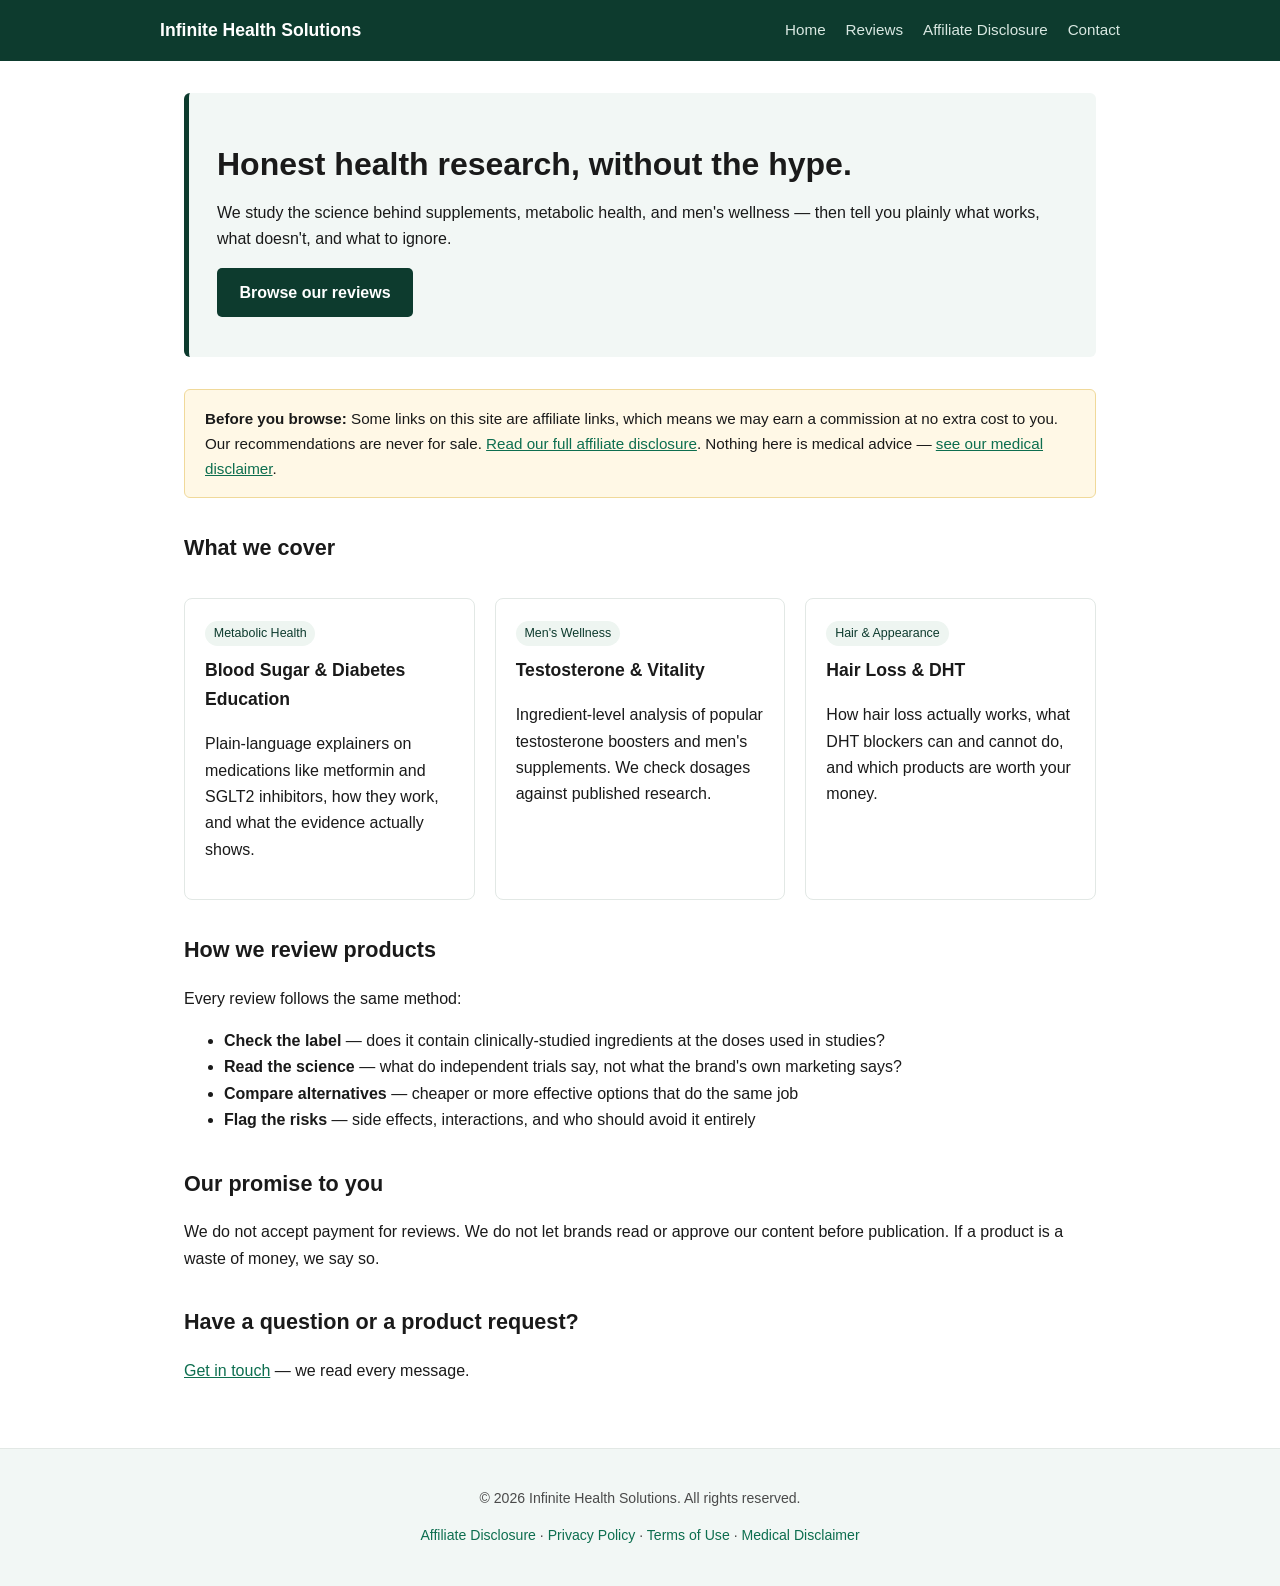
<file: index.html>
<!DOCTYPE html>
<html lang="en">
<head>
<meta charset="UTF-8">
<meta name="viewport" content="width=device-width, initial-scale=1.0">
<title>Infinite Health Solutions — Honest Health Research &amp; Product Reviews</title>
<meta name="description" content="Independent research and honest reviews on health supplements, metabolic health, and wellness products. No hype, no false claims — just evidence.">
<link rel="stylesheet" href="styles.css">
<link rel="icon" type="image/svg+xml" href="favicon.svg">
</head>
<body>
<header>
  <nav>
    <a href="/index.html" class="brand">Infinite Health Solutions</a>
    <ul>
      <li><a href="/index.html">Home</a></li>
      <li><a href="/reviews/index.html">Reviews</a></li>
      <li><a href="/disclosures/affiliate.html">Affiliate Disclosure</a></li>
      <li><a href="/contact.html">Contact</a></li>
    </ul>
  </nav>
</header>

<main>
<section class="hero">
  <h1>Honest health research, without the hype.</h1>
  <p>We study the science behind supplements, metabolic health, and men's wellness — then tell you plainly what works, what doesn't, and what to ignore.</p>
  <p><a class="btn" href="/reviews/index.html">Browse our reviews</a></p>
</section>

<div class="notice">
  <strong>Before you browse:</strong> Some links on this site are affiliate links, which means we may earn a commission at no extra cost to you. Our recommendations are never for sale. <a href="/disclosures/affiliate.html">Read our full affiliate disclosure</a>. Nothing here is medical advice — <a href="/disclosures/medical.html">see our medical disclaimer</a>.
</div>

<h2>What we cover</h2>
<div class="card-grid">
  <div class="card">
    <span class="tag">Metabolic Health</span>
    <h3>Blood Sugar &amp; Diabetes Education</h3>
    <p>Plain-language explainers on medications like metformin and SGLT2 inhibitors, how they work, and what the evidence actually shows.</p>
  </div>
  <div class="card">
    <span class="tag">Men's Wellness</span>
    <h3>Testosterone &amp; Vitality</h3>
    <p>Ingredient-level analysis of popular testosterone boosters and men's supplements. We check dosages against published research.</p>
  </div>
  <div class="card">
    <span class="tag">Hair &amp; Appearance</span>
    <h3>Hair Loss &amp; DHT</h3>
    <p>How hair loss actually works, what DHT blockers can and cannot do, and which products are worth your money.</p>
  </div>
</div>

<h2>How we review products</h2>
<p>Every review follows the same method:</p>
<ul>
  <li><strong>Check the label</strong> — does it contain clinically-studied ingredients at the doses used in studies?</li>
  <li><strong>Read the science</strong> — what do independent trials say, not what the brand's own marketing says?</li>
  <li><strong>Compare alternatives</strong> — cheaper or more effective options that do the same job</li>
  <li><strong>Flag the risks</strong> — side effects, interactions, and who should avoid it entirely</li>
</ul>

<h2>Our promise to you</h2>
<p>We do not accept payment for reviews. We do not let brands read or approve our content before publication. If a product is a waste of money, we say so.</p>

<h2>Have a question or a product request?</h2>
<p><a href="/contact.html">Get in touch</a> — we read every message.</p>
</main>

<footer>
  <p>&copy; 2026 Infinite Health Solutions. All rights reserved.</p>
  <p>
    <a href="/disclosures/affiliate.html">Affiliate Disclosure</a> &middot;
    <a href="/disclosures/privacy.html">Privacy Policy</a> &middot;
    <a href="/disclosures/terms.html">Terms of Use</a> &middot;
    <a href="/disclosures/medical.html">Medical Disclaimer</a>
  </p>
</footer>
</body>
</html>
</file>
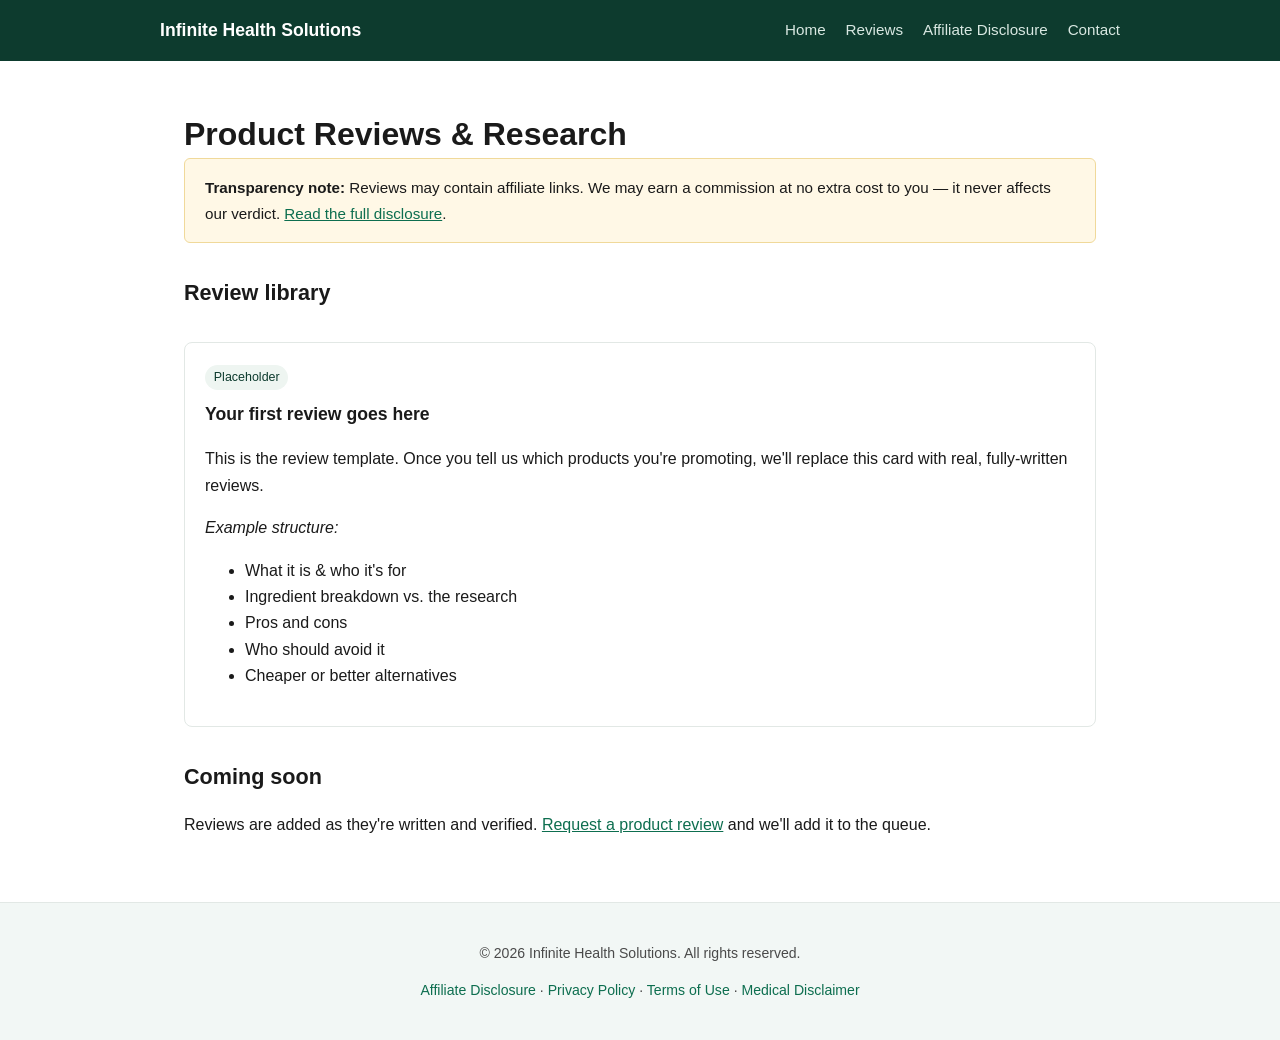
<file: reviews/index.html>
<!DOCTYPE html>
<html lang="en">
<head>
<meta charset="UTF-8">
<meta name="viewport" content="width=device-width, initial-scale=1.0">
<title>Reviews — Infinite Health Solutions</title>
<meta name="description" content="All product reviews and research from Infinite Health Solutions.">
<link rel="stylesheet" href="../styles.css">
<link rel="icon" type="image/svg+xml" href="../favicon.svg">
</head>
<body>
<header>
  <nav>
    <a href="/index.html" class="brand">Infinite Health Solutions</a>
    <ul>
      <li><a href="/index.html">Home</a></li>
      <li><a href="/reviews/index.html">Reviews</a></li>
      <li><a href="/disclosures/affiliate.html">Affiliate Disclosure</a></li>
      <li><a href="/contact.html">Contact</a></li>
    </ul>
  </nav>
</header>

<main>
<h1>Product Reviews &amp; Research</h1>

<div class="notice">
  <strong>Transparency note:</strong> Reviews may contain affiliate links. We may earn a commission at no extra cost to you — it never affects our verdict. <a href="/disclosures/affiliate.html">Read the full disclosure</a>.
</div>

<h2>Review library</h2>

<div class="card-grid">
  <div class="card">
    <span class="tag">Placeholder</span>
    <h3>Your first review goes here</h3>
    <p>This is the review template. Once you tell us which products you're promoting, we'll replace this card with real, fully-written reviews.</p>
    <p><em>Example structure:</em></p>
    <ul>
      <li>What it is &amp; who it's for</li>
      <li>Ingredient breakdown vs. the research</li>
      <li>Pros and cons</li>
      <li>Who should avoid it</li>
      <li>Cheaper or better alternatives</li>
    </ul>
  </div>
</div>

<h2>Coming soon</h2>
<p>Reviews are added as they're written and verified. <a href="/contact.html">Request a product review</a> and we'll add it to the queue.</p>
</main>

<footer>
  <p>&copy; 2026 Infinite Health Solutions. All rights reserved.</p>
  <p>
    <a href="/disclosures/affiliate.html">Affiliate Disclosure</a> &middot;
    <a href="/disclosures/privacy.html">Privacy Policy</a> &middot;
    <a href="/disclosures/terms.html">Terms of Use</a> &middot;
    <a href="/disclosures/medical.html">Medical Disclaimer</a>
  </p>
</footer>
</body>
</html>
</file>
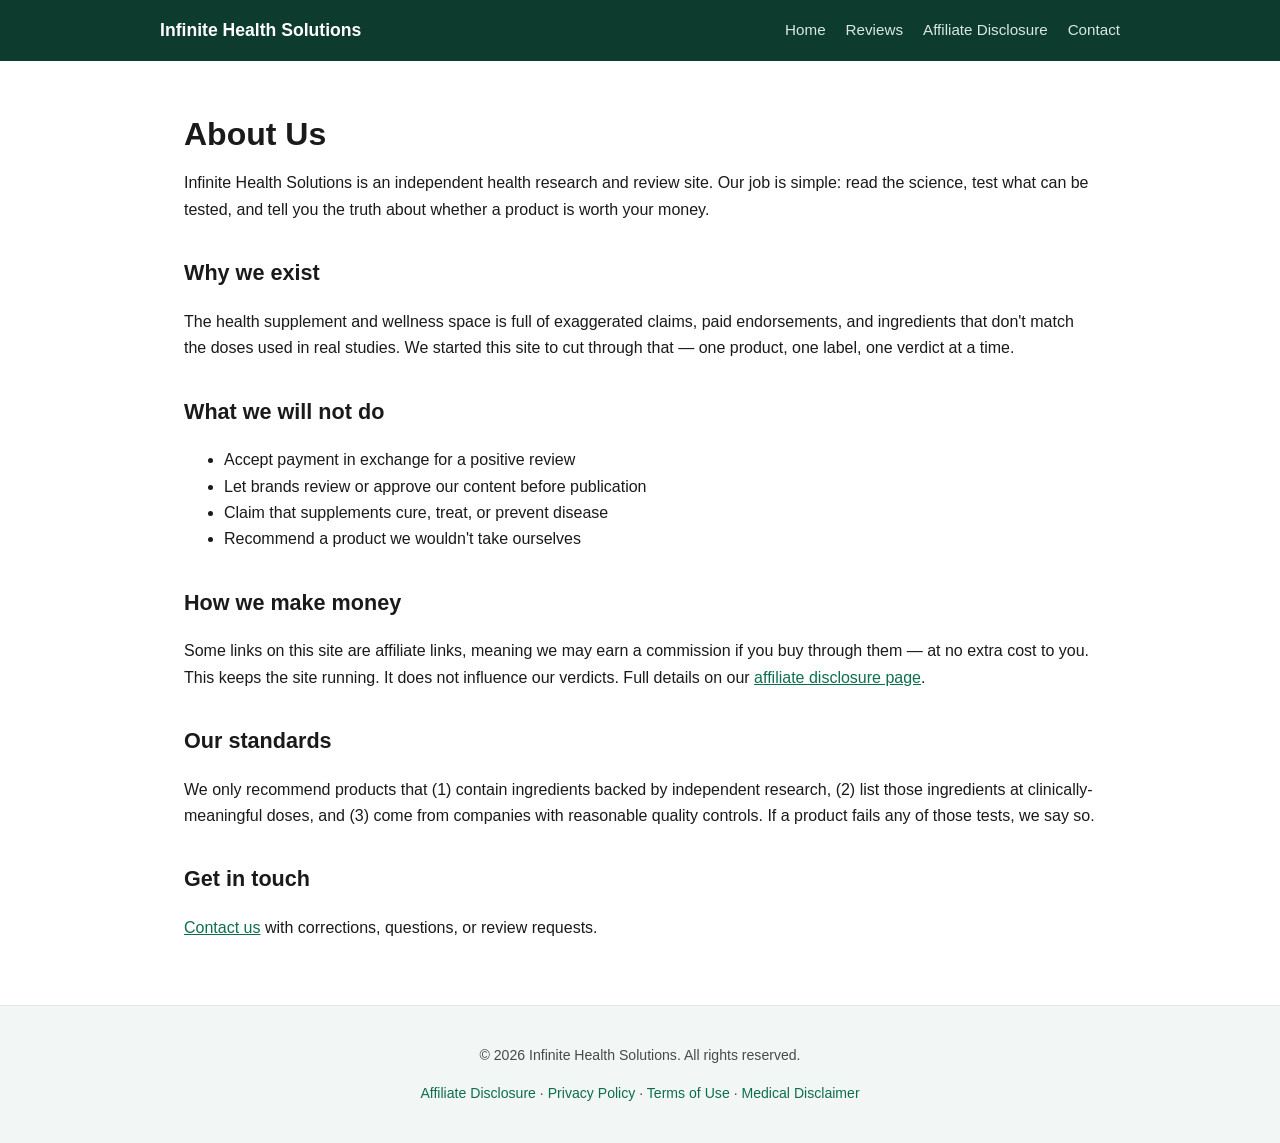
<file: about.html>
<!DOCTYPE html>
<html lang="en">
<head>
<meta charset="UTF-8">
<meta name="viewport" content="width=device-width, initial-scale=1.0">
<title>About — Infinite Health Solutions</title>
<meta name="description" content="About Infinite Health Solutions and how we research and review health products.">
<link rel="stylesheet" href="styles.css">
<link rel="icon" type="image/svg+xml" href="favicon.svg">
</head>
<body>
<header>
  <nav>
    <a href="/index.html" class="brand">Infinite Health Solutions</a>
    <ul>
      <li><a href="/index.html">Home</a></li>
      <li><a href="/reviews/index.html">Reviews</a></li>
      <li><a href="/disclosures/affiliate.html">Affiliate Disclosure</a></li>
      <li><a href="/contact.html">Contact</a></li>
    </ul>
  </nav>
</header>

<main>
<h1>About Us</h1>

<p>Infinite Health Solutions is an independent health research and review site. Our job is simple: read the science, test what can be tested, and tell you the truth about whether a product is worth your money.</p>

<h2>Why we exist</h2>
<p>The health supplement and wellness space is full of exaggerated claims, paid endorsements, and ingredients that don't match the doses used in real studies. We started this site to cut through that — one product, one label, one verdict at a time.</p>

<h2>What we will not do</h2>
<ul>
  <li>Accept payment in exchange for a positive review</li>
  <li>Let brands review or approve our content before publication</li>
  <li>Claim that supplements cure, treat, or prevent disease</li>
  <li>Recommend a product we wouldn't take ourselves</li>
</ul>

<h2>How we make money</h2>
<p>Some links on this site are affiliate links, meaning we may earn a commission if you buy through them — at no extra cost to you. This keeps the site running. It does not influence our verdicts. Full details on our <a href="/disclosures/affiliate.html">affiliate disclosure page</a>.</p>

<h2>Our standards</h2>
<p>We only recommend products that (1) contain ingredients backed by independent research, (2) list those ingredients at clinically-meaningful doses, and (3) come from companies with reasonable quality controls. If a product fails any of those tests, we say so.</p>

<h2>Get in touch</h2>
<p><a href="/contact.html">Contact us</a> with corrections, questions, or review requests.</p>
</main>

<footer>
  <p>&copy; 2026 Infinite Health Solutions. All rights reserved.</p>
  <p>
    <a href="/disclosures/affiliate.html">Affiliate Disclosure</a> &middot;
    <a href="/disclosures/privacy.html">Privacy Policy</a> &middot;
    <a href="/disclosures/terms.html">Terms of Use</a> &middot;
    <a href="/disclosures/medical.html">Medical Disclaimer</a>
  </p>
</footer>
</body>
</html>
</file>
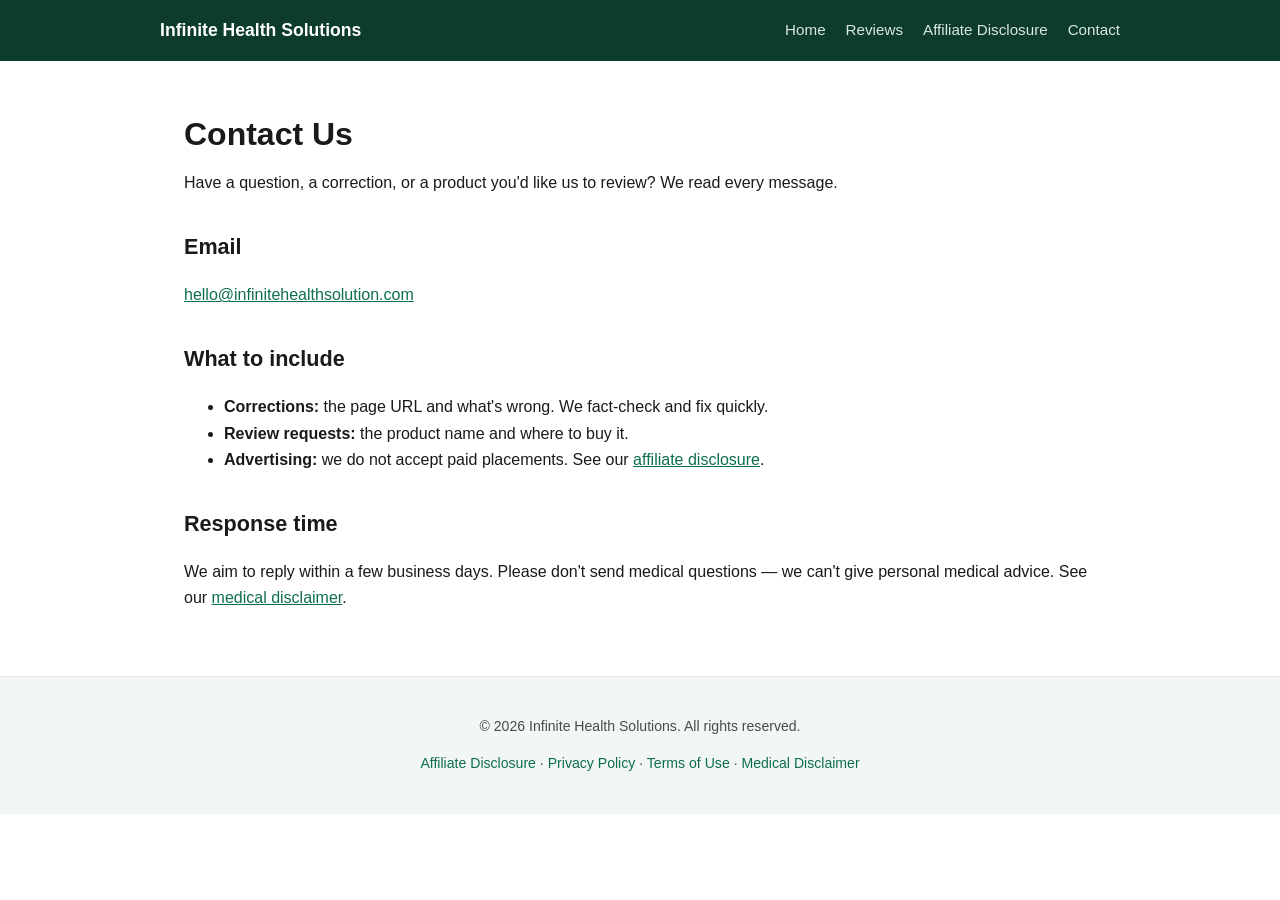
<file: contact.html>
<!DOCTYPE html>
<html lang="en">
<head>
<meta charset="UTF-8">
<meta name="viewport" content="width=device-width, initial-scale=1.0">
<title>Contact — Infinite Health Solutions</title>
<meta name="description" content="Contact Infinite Health Solutions.">
<link rel="stylesheet" href="styles.css">
<link rel="icon" type="image/svg+xml" href="favicon.svg">
</head>
<body>
<header>
  <nav>
    <a href="/index.html" class="brand">Infinite Health Solutions</a>
    <ul>
      <li><a href="/index.html">Home</a></li>
      <li><a href="/reviews/index.html">Reviews</a></li>
      <li><a href="/disclosures/affiliate.html">Affiliate Disclosure</a></li>
      <li><a href="/contact.html">Contact</a></li>
    </ul>
  </nav>
</header>

<main>
<h1>Contact Us</h1>

<p>Have a question, a correction, or a product you'd like us to review? We read every message.</p>

<h2>Email</h2>
<p><a href="mailto:hello@infinitehealthsolution.com">hello@infinitehealthsolution.com</a></p>

<h2>What to include</h2>
<ul>
  <li><strong>Corrections:</strong> the page URL and what's wrong. We fact-check and fix quickly.</li>
  <li><strong>Review requests:</strong> the product name and where to buy it.</li>
  <li><strong>Advertising:</strong> we do not accept paid placements. See our <a href="/disclosures/affiliate.html">affiliate disclosure</a>.</li>
</ul>

<h2>Response time</h2>
<p>We aim to reply within a few business days. Please don't send medical questions — we can't give personal medical advice. See our <a href="/disclosures/medical.html">medical disclaimer</a>.</p>
</main>

<footer>
  <p>&copy; 2026 Infinite Health Solutions. All rights reserved.</p>
  <p>
    <a href="/disclosures/affiliate.html">Affiliate Disclosure</a> &middot;
    <a href="/disclosures/privacy.html">Privacy Policy</a> &middot;
    <a href="/disclosures/terms.html">Terms of Use</a> &middot;
    <a href="/disclosures/medical.html">Medical Disclaimer</a>
  </p>
</footer>
</body>
</html>
</file>
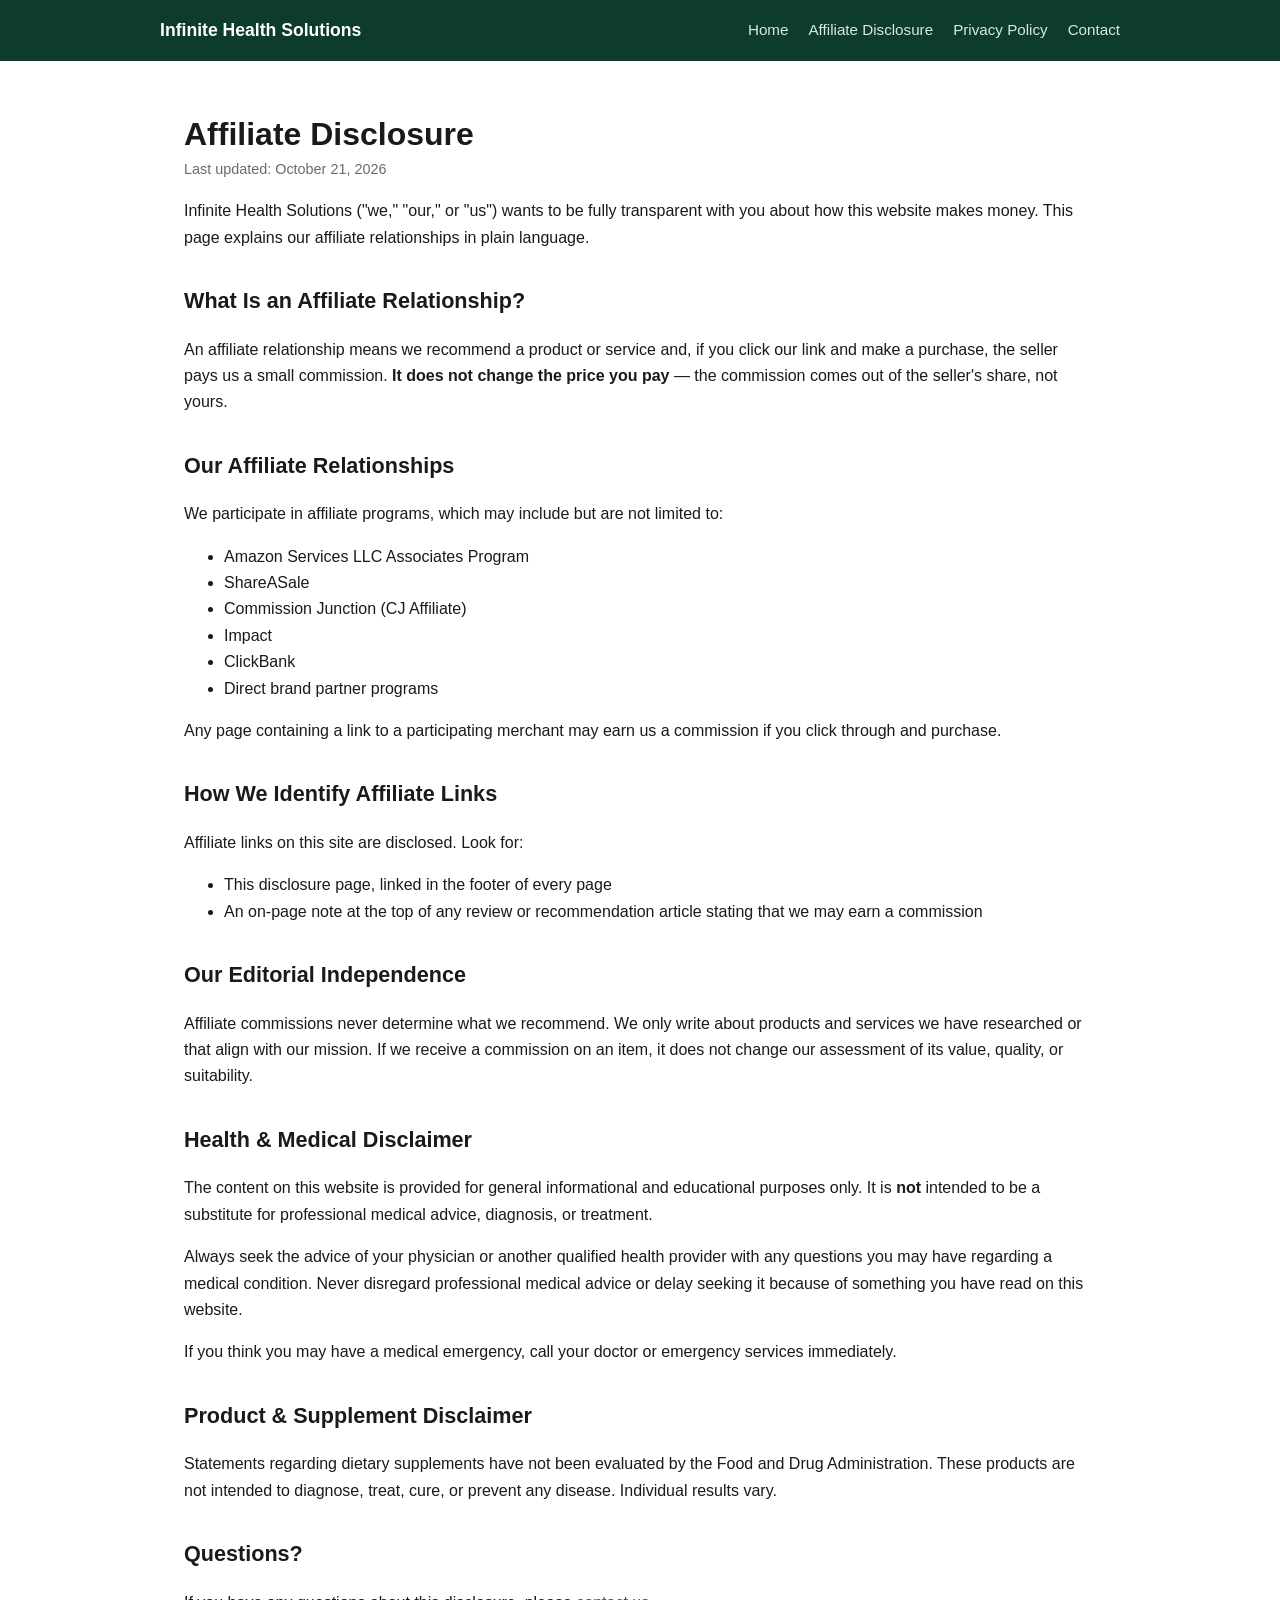
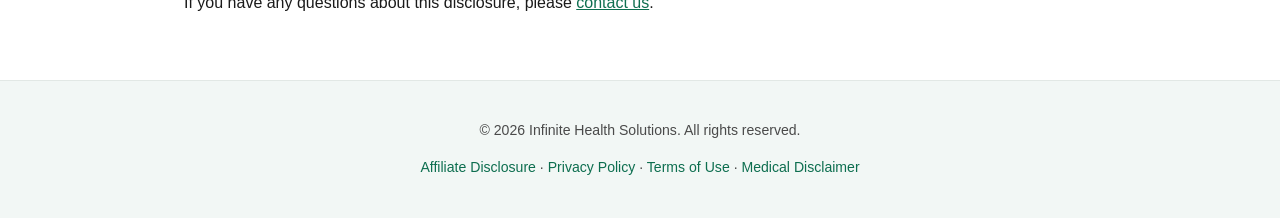
<file: disclosures/affiliate.html>
<!DOCTYPE html>
<html lang="en">
<head>
<meta charset="UTF-8">
<meta name="viewport" content="width=device-width, initial-scale=1.0">
<title>Affiliate Disclosure — Infinite Health Solutions</title>
<meta name="description" content="Affiliate disclosure for Infinite Health Solutions. We may earn a commission from qualifying purchases made through links on this site.">
<link rel="stylesheet" href="../styles.css">
<link rel="icon" type="image/svg+xml" href="../favicon.svg">
</head>
<body>
<header>
  <nav>
    <a href="/index.html" class="brand">Infinite Health Solutions</a>
    <ul>
      <li><a href="/index.html">Home</a></li>
      <li><a href="/disclosures/affiliate.html">Affiliate Disclosure</a></li>
      <li><a href="/disclosures/privacy.html">Privacy Policy</a></li>
      <li><a href="/contact.html">Contact</a></li>
    </ul>
  </nav>
</header>

<main>
<h1>Affiliate Disclosure</h1>
<p class="updated">Last updated: October 21, 2026</p>

<p>Infinite Health Solutions ("we," "our," or "us") wants to be fully transparent with you about how this website makes money. This page explains our affiliate relationships in plain language.</p>

<h2>What Is an Affiliate Relationship?</h2>
<p>An affiliate relationship means we recommend a product or service and, if you click our link and make a purchase, the seller pays us a small commission. <strong>It does not change the price you pay</strong> — the commission comes out of the seller's share, not yours.</p>

<h2>Our Affiliate Relationships</h2>
<p>We participate in affiliate programs, which may include but are not limited to:</p>
<ul>
  <li>Amazon Services LLC Associates Program</li>
  <li>ShareASale</li>
  <li>Commission Junction (CJ Affiliate)</li>
  <li>Impact</li>
  <li>ClickBank</li>
  <li>Direct brand partner programs</li>
</ul>
<p>Any page containing a link to a participating merchant may earn us a commission if you click through and purchase.</p>

<h2>How We Identify Affiliate Links</h2>
<p>Affiliate links on this site are disclosed. Look for:</p>
<ul>
  <li>This disclosure page, linked in the footer of every page</li>
  <li>An on-page note at the top of any review or recommendation article stating that we may earn a commission</li>
</ul>

<h2>Our Editorial Independence</h2>
<p>Affiliate commissions never determine what we recommend. We only write about products and services we have researched or that align with our mission. If we receive a commission on an item, it does not change our assessment of its value, quality, or suitability.</p>

<h2>Health &amp; Medical Disclaimer</h2>
<p>The content on this website is provided for general informational and educational purposes only. It is <strong>not</strong> intended to be a substitute for professional medical advice, diagnosis, or treatment.</p>
<p>Always seek the advice of your physician or another qualified health provider with any questions you may have regarding a medical condition. Never disregard professional medical advice or delay seeking it because of something you have read on this website.</p>
<p>If you think you may have a medical emergency, call your doctor or emergency services immediately.</p>

<h2>Product &amp; Supplement Disclaimer</h2>
<p>Statements regarding dietary supplements have not been evaluated by the Food and Drug Administration. These products are not intended to diagnose, treat, cure, or prevent any disease. Individual results vary.</p>

<h2>Questions?</h2>
<p>If you have any questions about this disclosure, please <a href="/contact.html">contact us</a>.</p>
</main>

<footer>
  <p>&copy; 2026 Infinite Health Solutions. All rights reserved.</p>
  <p>
    <a href="/disclosures/affiliate.html">Affiliate Disclosure</a> &middot;
    <a href="/disclosures/privacy.html">Privacy Policy</a> &middot;
    <a href="/disclosures/terms.html">Terms of Use</a> &middot;
    <a href="/disclosures/medical.html">Medical Disclaimer</a>
  </p>
</footer>
</body>
</html>
</file>
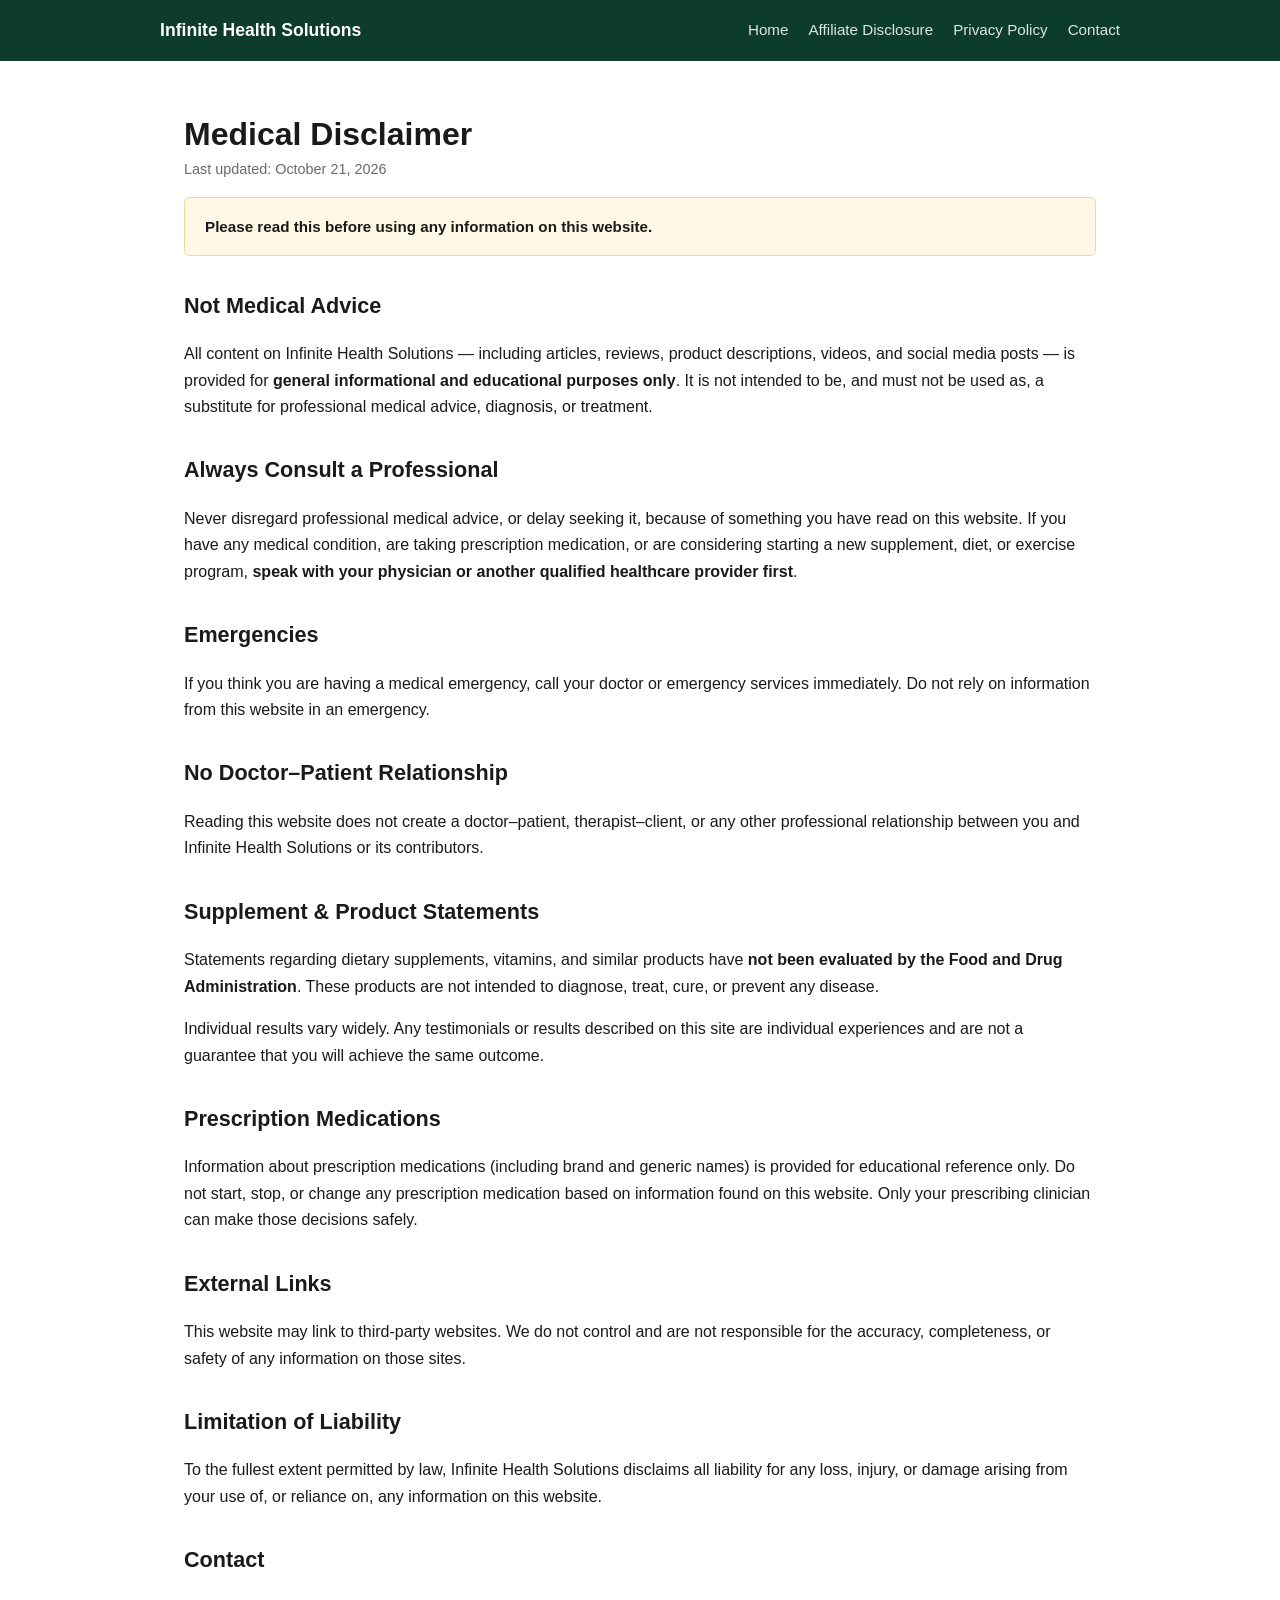
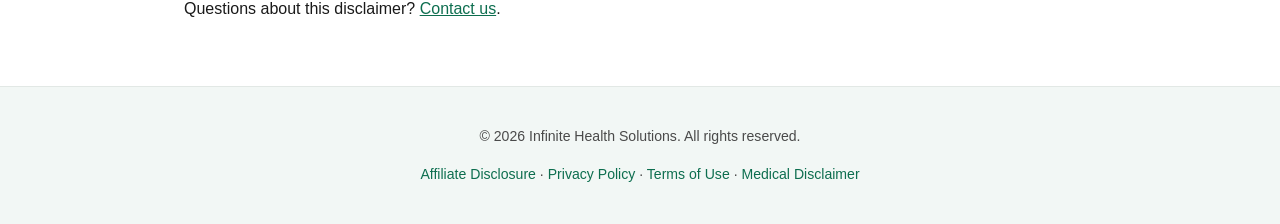
<file: disclosures/medical.html>
<!DOCTYPE html>
<html lang="en">
<head>
<meta charset="UTF-8">
<meta name="viewport" content="width=device-width, initial-scale=1.0">
<title>Medical Disclaimer — Infinite Health Solutions</title>
<meta name="description" content="Medical disclaimer for Infinite Health Solutions. Content is for informational purposes only and is not medical advice.">
<link rel="stylesheet" href="../styles.css">
<link rel="icon" type="image/svg+xml" href="../favicon.svg">
</head>
<body>
<header>
  <nav>
    <a href="/index.html" class="brand">Infinite Health Solutions</a>
    <ul>
      <li><a href="/index.html">Home</a></li>
      <li><a href="/disclosures/affiliate.html">Affiliate Disclosure</a></li>
      <li><a href="/disclosures/privacy.html">Privacy Policy</a></li>
      <li><a href="/contact.html">Contact</a></li>
    </ul>
  </nav>
</header>

<main>
<h1>Medical Disclaimer</h1>
<p class="updated">Last updated: October 21, 2026</p>

<div class="notice">
  <strong>Please read this before using any information on this website.</strong>
</div>

<h2>Not Medical Advice</h2>
<p>All content on Infinite Health Solutions — including articles, reviews, product descriptions, videos, and social media posts — is provided for <strong>general informational and educational purposes only</strong>. It is not intended to be, and must not be used as, a substitute for professional medical advice, diagnosis, or treatment.</p>

<h2>Always Consult a Professional</h2>
<p>Never disregard professional medical advice, or delay seeking it, because of something you have read on this website. If you have any medical condition, are taking prescription medication, or are considering starting a new supplement, diet, or exercise program, <strong>speak with your physician or another qualified healthcare provider first</strong>.</p>

<h2>Emergencies</h2>
<p>If you think you are having a medical emergency, call your doctor or emergency services immediately. Do not rely on information from this website in an emergency.</p>

<h2>No Doctor–Patient Relationship</h2>
<p>Reading this website does not create a doctor–patient, therapist–client, or any other professional relationship between you and Infinite Health Solutions or its contributors.</p>

<h2>Supplement &amp; Product Statements</h2>
<p>Statements regarding dietary supplements, vitamins, and similar products have <strong>not been evaluated by the Food and Drug Administration</strong>. These products are not intended to diagnose, treat, cure, or prevent any disease.</p>
<p>Individual results vary widely. Any testimonials or results described on this site are individual experiences and are not a guarantee that you will achieve the same outcome.</p>

<h2>Prescription Medications</h2>
<p>Information about prescription medications (including brand and generic names) is provided for educational reference only. Do not start, stop, or change any prescription medication based on information found on this website. Only your prescribing clinician can make those decisions safely.</p>

<h2>External Links</h2>
<p>This website may link to third-party websites. We do not control and are not responsible for the accuracy, completeness, or safety of any information on those sites.</p>

<h2>Limitation of Liability</h2>
<p>To the fullest extent permitted by law, Infinite Health Solutions disclaims all liability for any loss, injury, or damage arising from your use of, or reliance on, any information on this website.</p>

<h2>Contact</h2>
<p>Questions about this disclaimer? <a href="/contact.html">Contact us</a>.</p>
</main>

<footer>
  <p>&copy; 2026 Infinite Health Solutions. All rights reserved.</p>
  <p>
    <a href="/disclosures/affiliate.html">Affiliate Disclosure</a> &middot;
    <a href="/disclosures/privacy.html">Privacy Policy</a> &middot;
    <a href="/disclosures/terms.html">Terms of Use</a> &middot;
    <a href="/disclosures/medical.html">Medical Disclaimer</a>
  </p>
</footer>
</body>
</html>
</file>
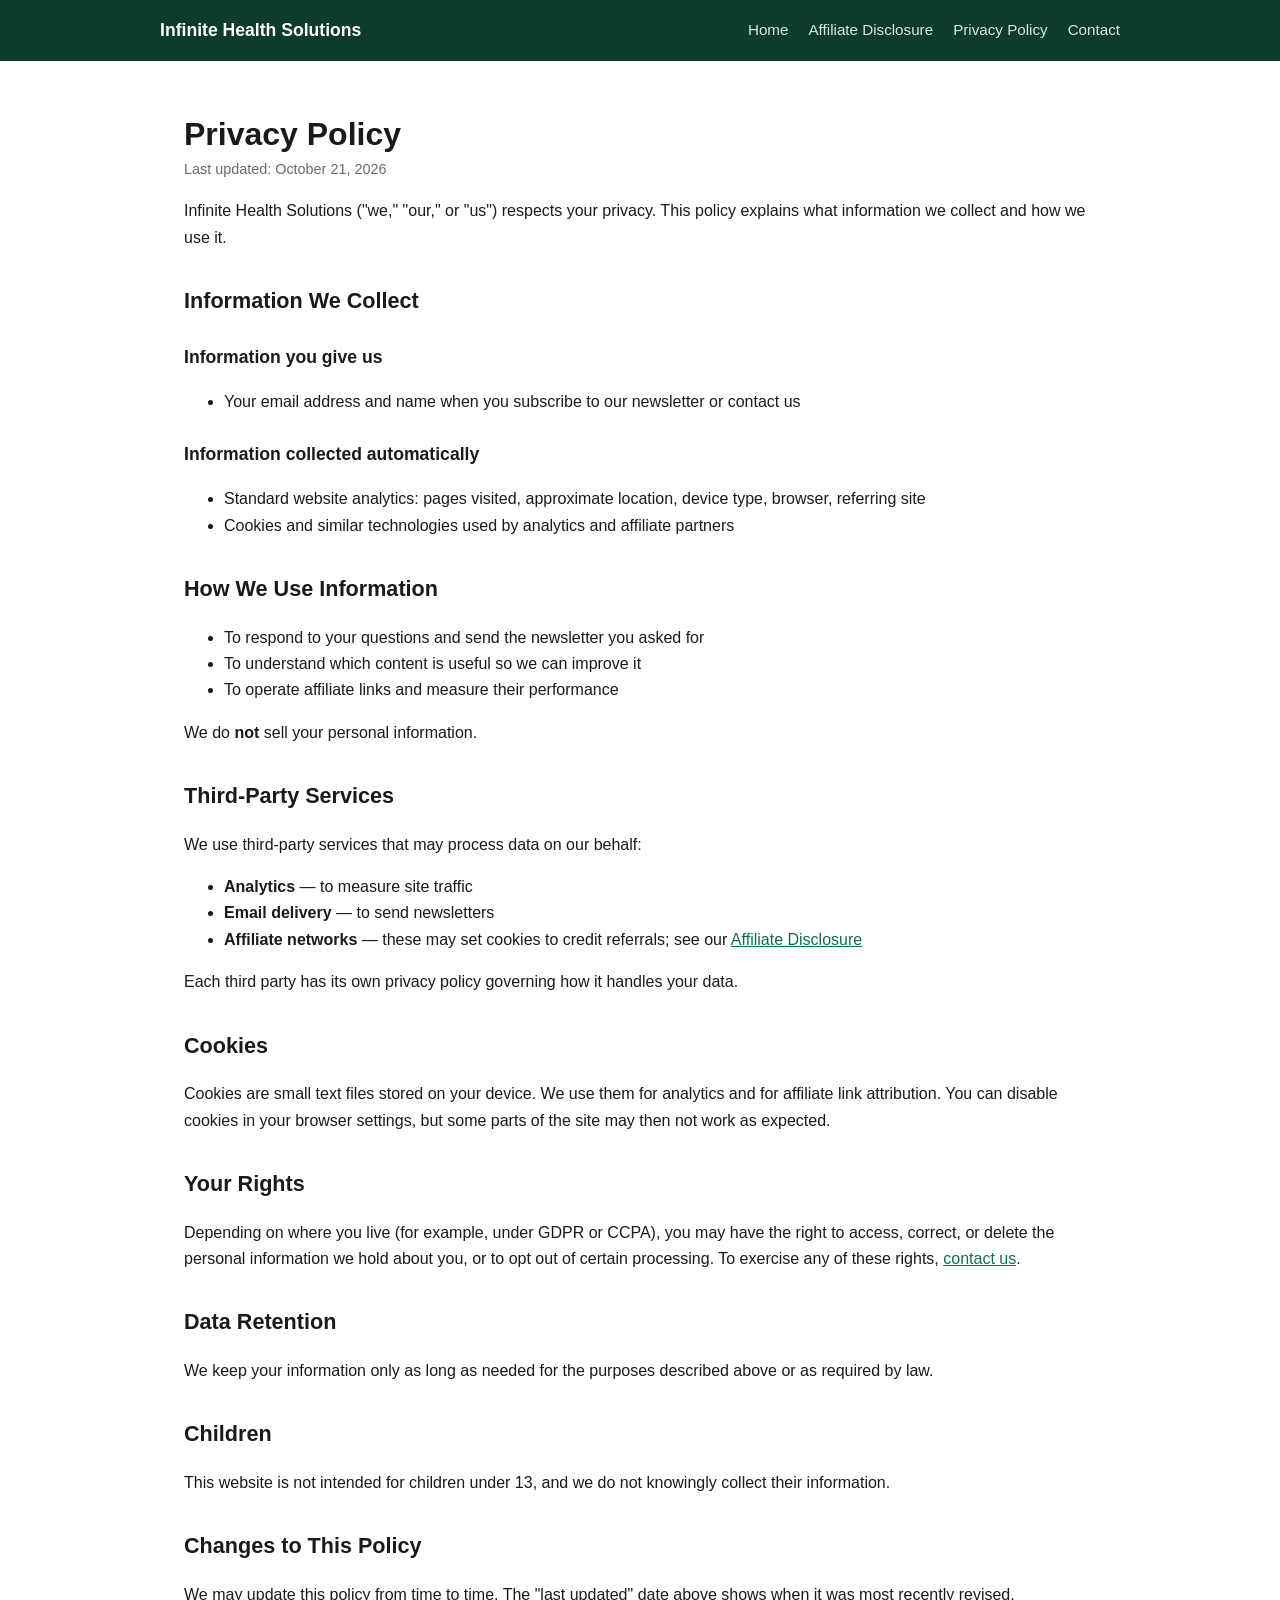
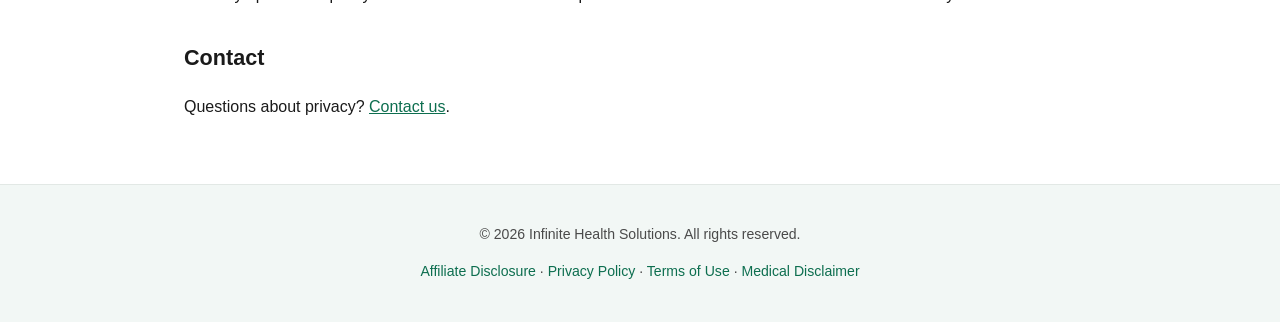
<file: disclosures/privacy.html>
<!DOCTYPE html>
<html lang="en">
<head>
<meta charset="UTF-8">
<meta name="viewport" content="width=device-width, initial-scale=1.0">
<title>Privacy Policy — Infinite Health Solutions</title>
<meta name="description" content="Privacy policy for Infinite Health Solutions.">
<link rel="stylesheet" href="../styles.css">
<link rel="icon" type="image/svg+xml" href="../favicon.svg">
</head>
<body>
<header>
  <nav>
    <a href="/index.html" class="brand">Infinite Health Solutions</a>
    <ul>
      <li><a href="/index.html">Home</a></li>
      <li><a href="/disclosures/affiliate.html">Affiliate Disclosure</a></li>
      <li><a href="/disclosures/privacy.html">Privacy Policy</a></li>
      <li><a href="/contact.html">Contact</a></li>
    </ul>
  </nav>
</header>

<main>
<h1>Privacy Policy</h1>
<p class="updated">Last updated: October 21, 2026</p>

<p>Infinite Health Solutions ("we," "our," or "us") respects your privacy. This policy explains what information we collect and how we use it.</p>

<h2>Information We Collect</h2>
<h3>Information you give us</h3>
<ul>
  <li>Your email address and name when you subscribe to our newsletter or contact us</li>
</ul>
<h3>Information collected automatically</h3>
<ul>
  <li>Standard website analytics: pages visited, approximate location, device type, browser, referring site</li>
  <li>Cookies and similar technologies used by analytics and affiliate partners</li>
</ul>

<h2>How We Use Information</h2>
<ul>
  <li>To respond to your questions and send the newsletter you asked for</li>
  <li>To understand which content is useful so we can improve it</li>
  <li>To operate affiliate links and measure their performance</li>
</ul>
<p>We do <strong>not</strong> sell your personal information.</p>

<h2>Third-Party Services</h2>
<p>We use third-party services that may process data on our behalf:</p>
<ul>
  <li><strong>Analytics</strong> — to measure site traffic</li>
  <li><strong>Email delivery</strong> — to send newsletters</li>
  <li><strong>Affiliate networks</strong> — these may set cookies to credit referrals; see our <a href="affiliate.html">Affiliate Disclosure</a></li>
</ul>
<p>Each third party has its own privacy policy governing how it handles your data.</p>

<h2>Cookies</h2>
<p>Cookies are small text files stored on your device. We use them for analytics and for affiliate link attribution. You can disable cookies in your browser settings, but some parts of the site may then not work as expected.</p>

<h2>Your Rights</h2>
<p>Depending on where you live (for example, under GDPR or CCPA), you may have the right to access, correct, or delete the personal information we hold about you, or to opt out of certain processing. To exercise any of these rights, <a href="/contact.html">contact us</a>.</p>

<h2>Data Retention</h2>
<p>We keep your information only as long as needed for the purposes described above or as required by law.</p>

<h2>Children</h2>
<p>This website is not intended for children under 13, and we do not knowingly collect their information.</p>

<h2>Changes to This Policy</h2>
<p>We may update this policy from time to time. The "last updated" date above shows when it was most recently revised.</p>

<h2>Contact</h2>
<p>Questions about privacy? <a href="/contact.html">Contact us</a>.</p>
</main>

<footer>
  <p>&copy; 2026 Infinite Health Solutions. All rights reserved.</p>
  <p>
    <a href="/disclosures/affiliate.html">Affiliate Disclosure</a> &middot;
    <a href="/disclosures/privacy.html">Privacy Policy</a> &middot;
    <a href="/disclosures/terms.html">Terms of Use</a> &middot;
    <a href="/disclosures/medical.html">Medical Disclaimer</a>
  </p>
</footer>
</body>
</html>
</file>
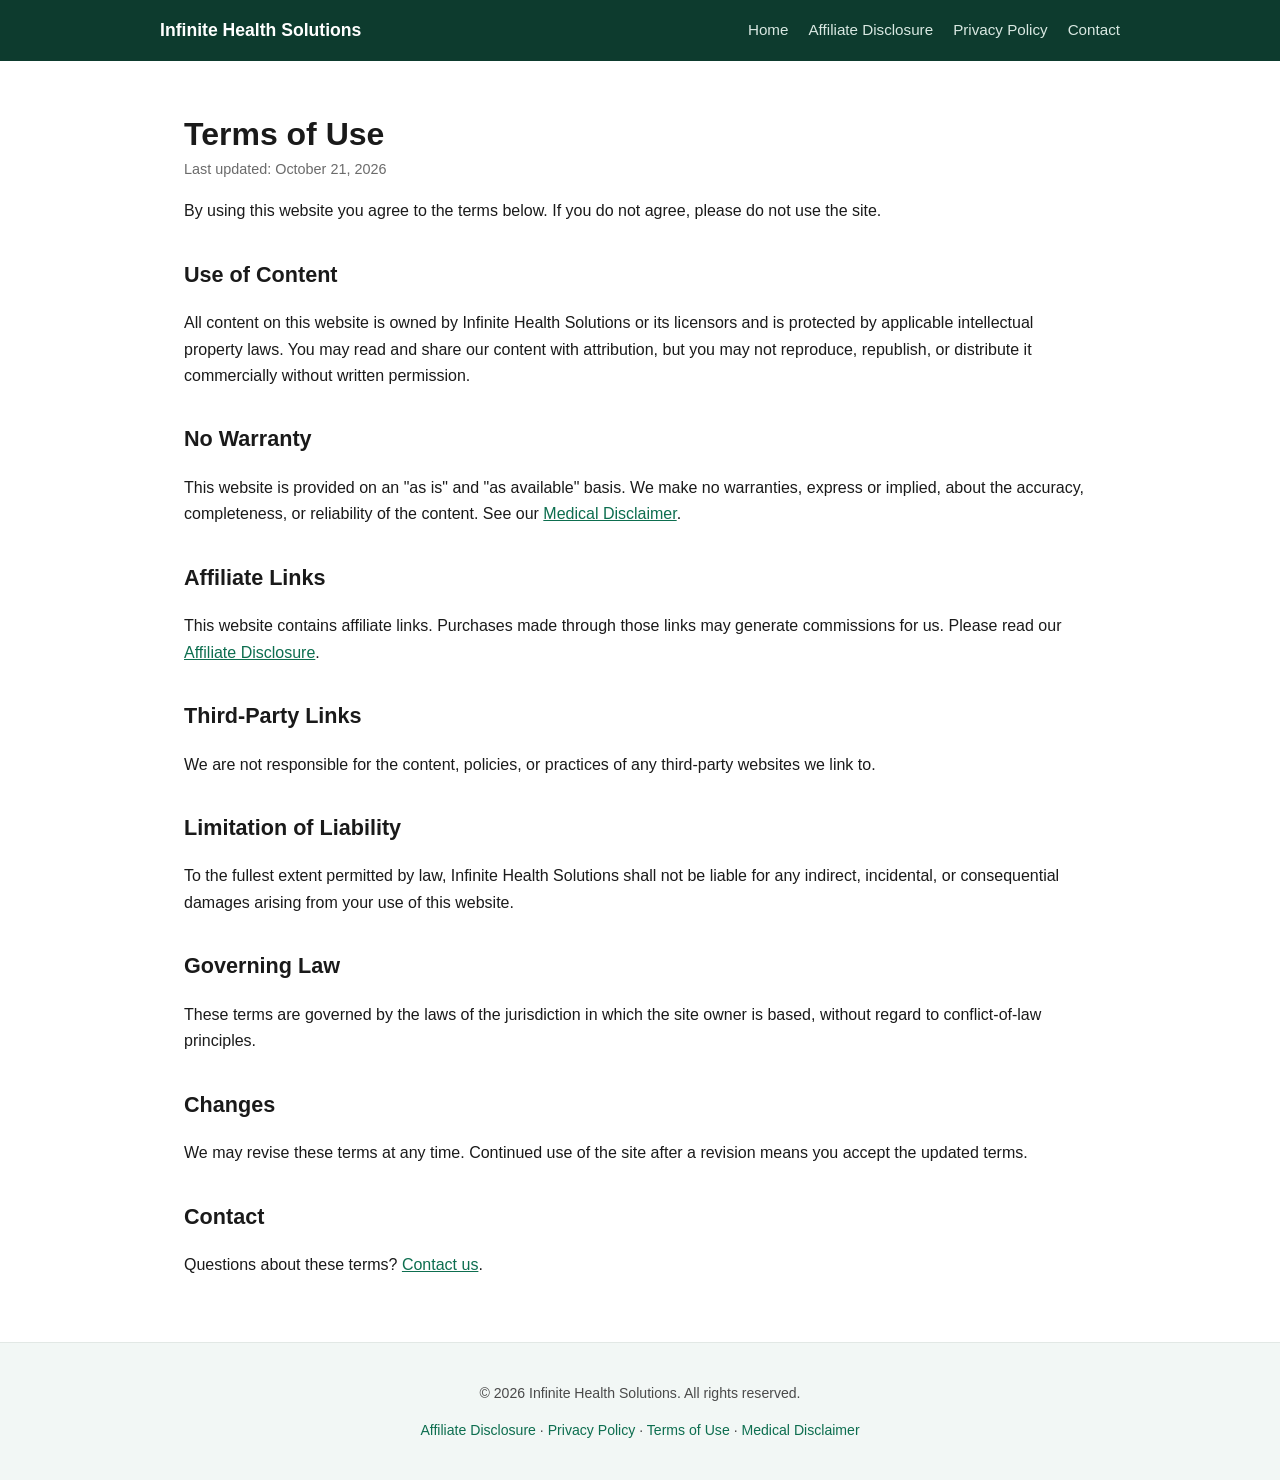
<file: disclosures/terms.html>
<!DOCTYPE html>
<html lang="en">
<head>
<meta charset="UTF-8">
<meta name="viewport" content="width=device-width, initial-scale=1.0">
<title>Terms of Use — Infinite Health Solutions</title>
<meta name="description" content="Terms of use for Infinite Health Solutions.">
<link rel="stylesheet" href="../styles.css">
<link rel="icon" type="image/svg+xml" href="../favicon.svg">
</head>
<body>
<header>
  <nav>
    <a href="/index.html" class="brand">Infinite Health Solutions</a>
    <ul>
      <li><a href="/index.html">Home</a></li>
      <li><a href="/disclosures/affiliate.html">Affiliate Disclosure</a></li>
      <li><a href="/disclosures/privacy.html">Privacy Policy</a></li>
      <li><a href="/contact.html">Contact</a></li>
    </ul>
  </nav>
</header>

<main>
<h1>Terms of Use</h1>
<p class="updated">Last updated: October 21, 2026</p>

<p>By using this website you agree to the terms below. If you do not agree, please do not use the site.</p>

<h2>Use of Content</h2>
<p>All content on this website is owned by Infinite Health Solutions or its licensors and is protected by applicable intellectual property laws. You may read and share our content with attribution, but you may not reproduce, republish, or distribute it commercially without written permission.</p>

<h2>No Warranty</h2>
<p>This website is provided on an "as is" and "as available" basis. We make no warranties, express or implied, about the accuracy, completeness, or reliability of the content. See our <a href="medical.html">Medical Disclaimer</a>.</p>

<h2>Affiliate Links</h2>
<p>This website contains affiliate links. Purchases made through those links may generate commissions for us. Please read our <a href="affiliate.html">Affiliate Disclosure</a>.</p>

<h2>Third-Party Links</h2>
<p>We are not responsible for the content, policies, or practices of any third-party websites we link to.</p>

<h2>Limitation of Liability</h2>
<p>To the fullest extent permitted by law, Infinite Health Solutions shall not be liable for any indirect, incidental, or consequential damages arising from your use of this website.</p>

<h2>Governing Law</h2>
<p>These terms are governed by the laws of the jurisdiction in which the site owner is based, without regard to conflict-of-law principles.</p>

<h2>Changes</h2>
<p>We may revise these terms at any time. Continued use of the site after a revision means you accept the updated terms.</p>

<h2>Contact</h2>
<p>Questions about these terms? <a href="/contact.html">Contact us</a>.</p>
</main>

<footer>
  <p>&copy; 2026 Infinite Health Solutions. All rights reserved.</p>
  <p>
    <a href="/disclosures/affiliate.html">Affiliate Disclosure</a> &middot;
    <a href="/disclosures/privacy.html">Privacy Policy</a> &middot;
    <a href="/disclosures/terms.html">Terms of Use</a> &middot;
    <a href="/disclosures/medical.html">Medical Disclaimer</a>
  </p>
</footer>
</body>
</html>
</file>
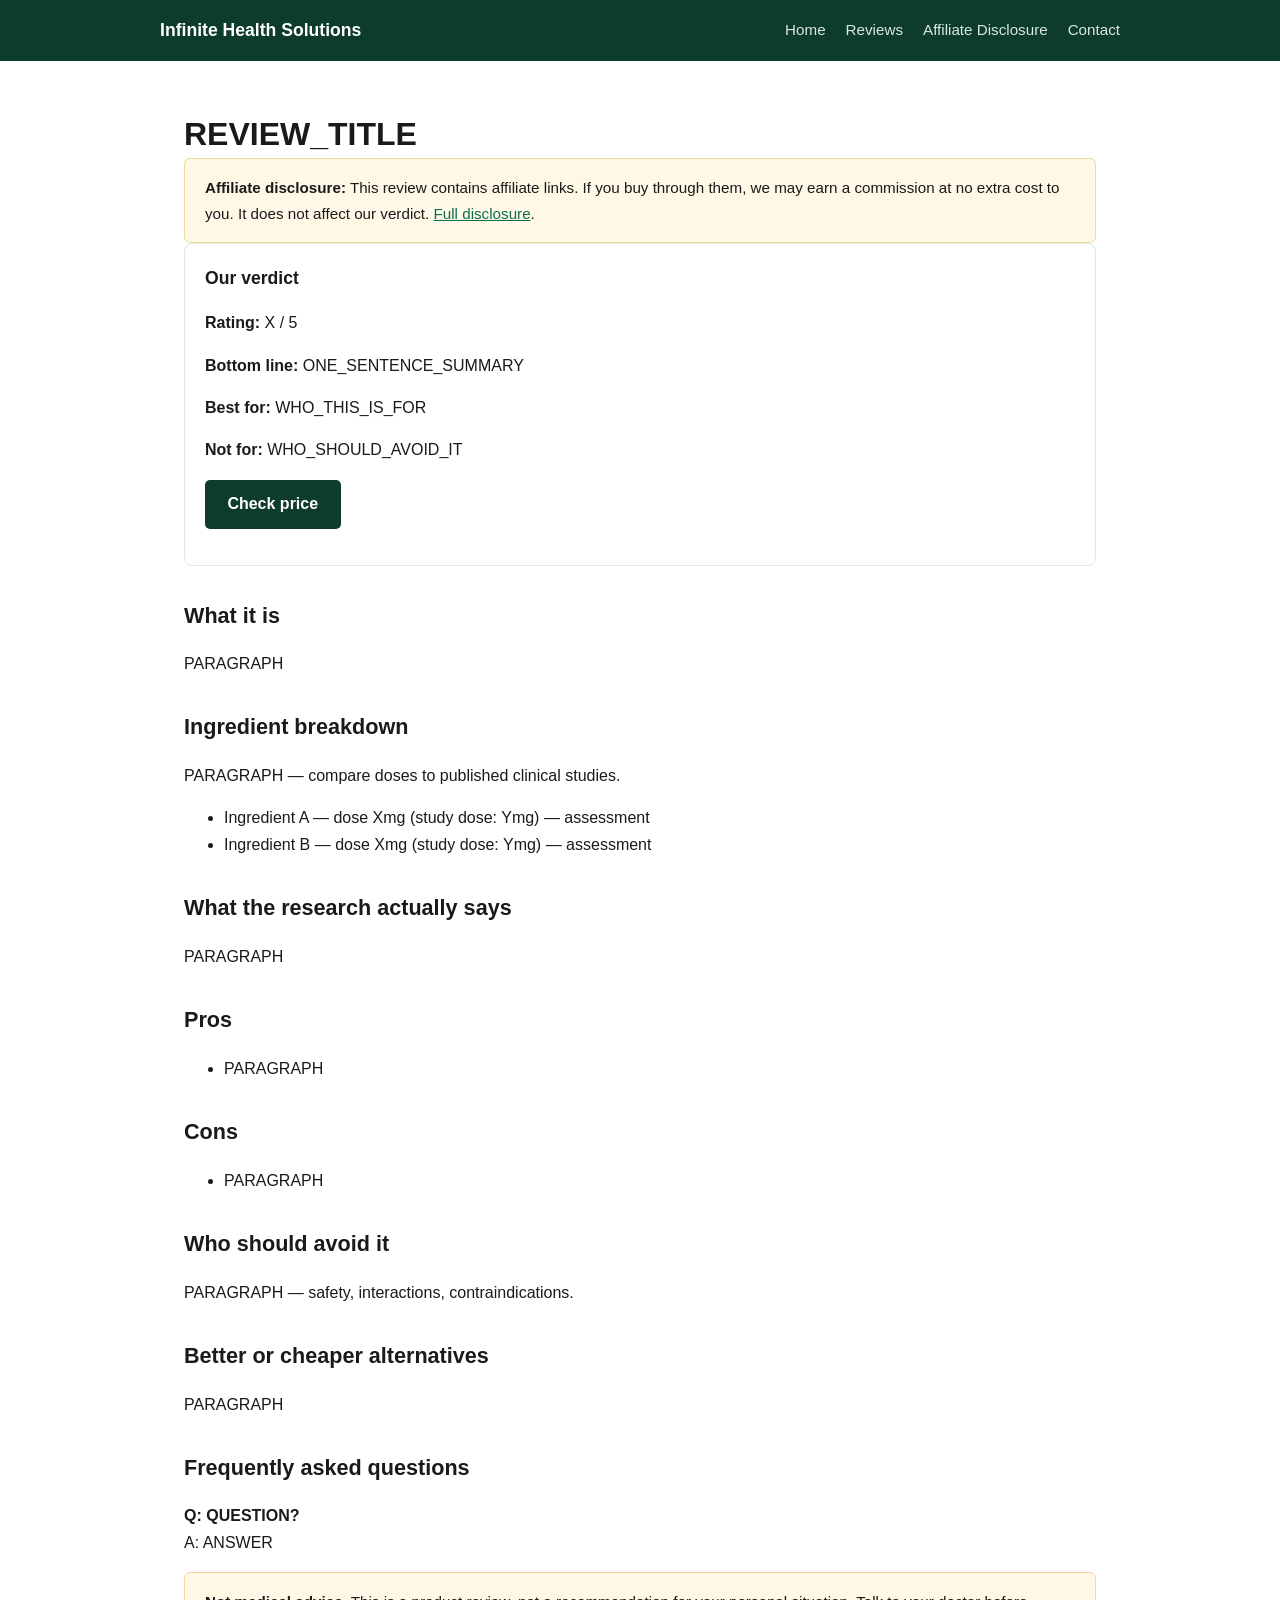
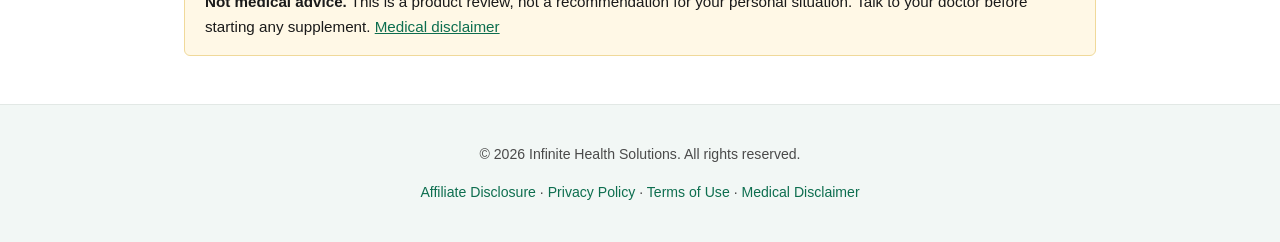
<file: reviews/_template.html>
<!DOCTYPE html>
<html lang="en">
<head>
<meta charset="UTF-8">
<meta name="viewport" content="width=device-width, initial-scale=1.0">
<title>REVIEW_TITLE — Infinite Health Solutions</title>
<meta name="description" content="REVIEW_DESCRIPTION">
<link rel="stylesheet" href="../styles.css">
<link rel="icon" type="image/svg+xml" href="../favicon.svg">
</head>
<body>
<header>
  <nav>
    <a href="/index.html" class="brand">Infinite Health Solutions</a>
    <ul>
      <li><a href="/index.html">Home</a></li>
      <li><a href="/reviews/index.html">Reviews</a></li>
      <li><a href="/disclosures/affiliate.html">Affiliate Disclosure</a></li>
      <li><a href="/contact.html">Contact</a></li>
    </ul>
  </nav>
</header>

<main>
<!-- REPLACE: title -->
<h1>REVIEW_TITLE</h1>

<div class="notice">
  <strong>Affiliate disclosure:</strong> This review contains affiliate links. If you buy through them, we may earn a commission at no extra cost to you. It does not affect our verdict. <a href="/disclosures/affiliate.html">Full disclosure</a>.
</div>

<!-- REPLACE: verdict box -->
<div class="card">
  <h3>Our verdict</h3>
  <p><strong>Rating:</strong> X / 5</p>
  <p><strong>Bottom line:</strong> ONE_SENTENCE_SUMMARY</p>
  <p><strong>Best for:</strong> WHO_THIS_IS_FOR</p>
  <p><strong>Not for:</strong> WHO_SHOULD_AVOID_IT</p>
  <p><a class="btn" href="YOUR_AFFILIATE_LINK">Check price</a></p>
</div>

<!-- REPLACE: full review sections -->
<h2>What it is</h2>
<p>PARAGRAPH</p>

<h2>Ingredient breakdown</h2>
<p>PARAGRAPH — compare doses to published clinical studies.</p>
<ul>
  <li>Ingredient A — dose Xmg (study dose: Ymg) — assessment</li>
  <li>Ingredient B — dose Xmg (study dose: Ymg) — assessment</li>
</ul>

<h2>What the research actually says</h2>
<p>PARAGRAPH</p>

<h2>Pros</h2>
<ul><li>PARAGRAPH</li></ul>

<h2>Cons</h2>
<ul><li>PARAGRAPH</li></ul>

<h2>Who should avoid it</h2>
<p>PARAGRAPH — safety, interactions, contraindications.</p>

<h2>Better or cheaper alternatives</h2>
<p>PARAGRAPH</p>

<h2>Frequently asked questions</h2>
<p><strong>Q: QUESTION?</strong><br>A: ANSWER</p>

<div class="notice">
  <strong>Not medical advice.</strong> This is a product review, not a recommendation for your personal situation. Talk to your doctor before starting any supplement. <a href="/disclosures/medical.html">Medical disclaimer</a>
</div>
</main>

<footer>
  <p>&copy; 2026 Infinite Health Solutions. All rights reserved.</p>
  <p>
    <a href="/disclosures/affiliate.html">Affiliate Disclosure</a> &middot;
    <a href="/disclosures/privacy.html">Privacy Policy</a> &middot;
    <a href="/disclosures/terms.html">Terms of Use</a> &middot;
    <a href="/disclosures/medical.html">Medical Disclaimer</a>
  </p>
</footer>
</body>
</html>
</file>
<file: styles.css>
/* Infinite Health Solutions — shared stylesheet */
* { box-sizing: border-box; }

body {
  margin: 0;
  font-family: -apple-system, BlinkMacSystemFont, "Segoe UI", Roboto, Helvetica, Arial, sans-serif;
  line-height: 1.65;
  color: #1a1a1a;
  background: #ffffff;
}

header {
  background: #0d3b2e;
  padding: 1rem 1.5rem;
}

nav {
  max-width: 960px;
  margin: 0 auto;
  display: flex;
  flex-wrap: wrap;
  align-items: center;
  justify-content: space-between;
  gap: .75rem;
}

.brand {
  color: #ffffff;
  font-weight: 700;
  font-size: 1.1rem;
  text-decoration: none;
}

nav ul {
  list-style: none;
  display: flex;
  flex-wrap: wrap;
  gap: 1.25rem;
  margin: 0;
  padding: 0;
}

nav ul a {
  color: #d9e8e2;
  text-decoration: none;
  font-size: .95rem;
}

nav ul a:hover { color: #ffffff; text-decoration: underline; }

main {
  max-width: 960px;
  margin: 0 auto;
  padding: 2rem 1.5rem 3rem;
}

h1 { font-size: 2rem; line-height: 1.25; margin-bottom: .25rem; }
h2 { font-size: 1.35rem; margin-top: 2rem; }
h3 { font-size: 1.1rem; margin-top: 1.5rem; }

.updated {
  color: #6b6b6b;
  font-size: .9rem;
  margin-top: 0;
}

a { color: #0d6e4f; }

.hero {
  background: #f2f7f5;
  border-left: 5px solid #0d3b2e;
  padding: 1.5rem 1.75rem;
  border-radius: 6px;
  margin-bottom: 2rem;
}

.btn {
  display: inline-block;
  background: #0d3b2e;
  color: #ffffff;
  padding: .7rem 1.4rem;
  border-radius: 5px;
  text-decoration: none;
  font-weight: 600;
}

.btn:hover { background: #0a2d23; }

.card-grid {
  display: grid;
  grid-template-columns: repeat(auto-fit, minmax(260px, 1fr));
  gap: 1.25rem;
  margin: 2rem 0;
}

.card {
  border: 1px solid #e2e8e5;
  border-radius: 8px;
  padding: 1.25rem;
  background: #ffffff;
}

.card h3 { margin-top: 0; }
.card .tag {
  display: inline-block;
  font-size: .78rem;
  background: #eef5f1;
  color: #0d3b2e;
  padding: .15rem .55rem;
  border-radius: 20px;
  margin-bottom: .6rem;
}

footer {
  background: #f2f7f5;
  padding: 1.5rem;
  text-align: center;
  font-size: .88rem;
  color: #4a4a4a;
  border-top: 1px solid #e2e8e5;
}

footer a { color: #0d6e4f; text-decoration: none; }
footer a:hover { text-decoration: underline; }

.notice {
  background: #fff8e6;
  border: 1px solid #f0d99a;
  padding: 1rem 1.25rem;
  border-radius: 6px;
  font-size: .95rem;
}
</file>
